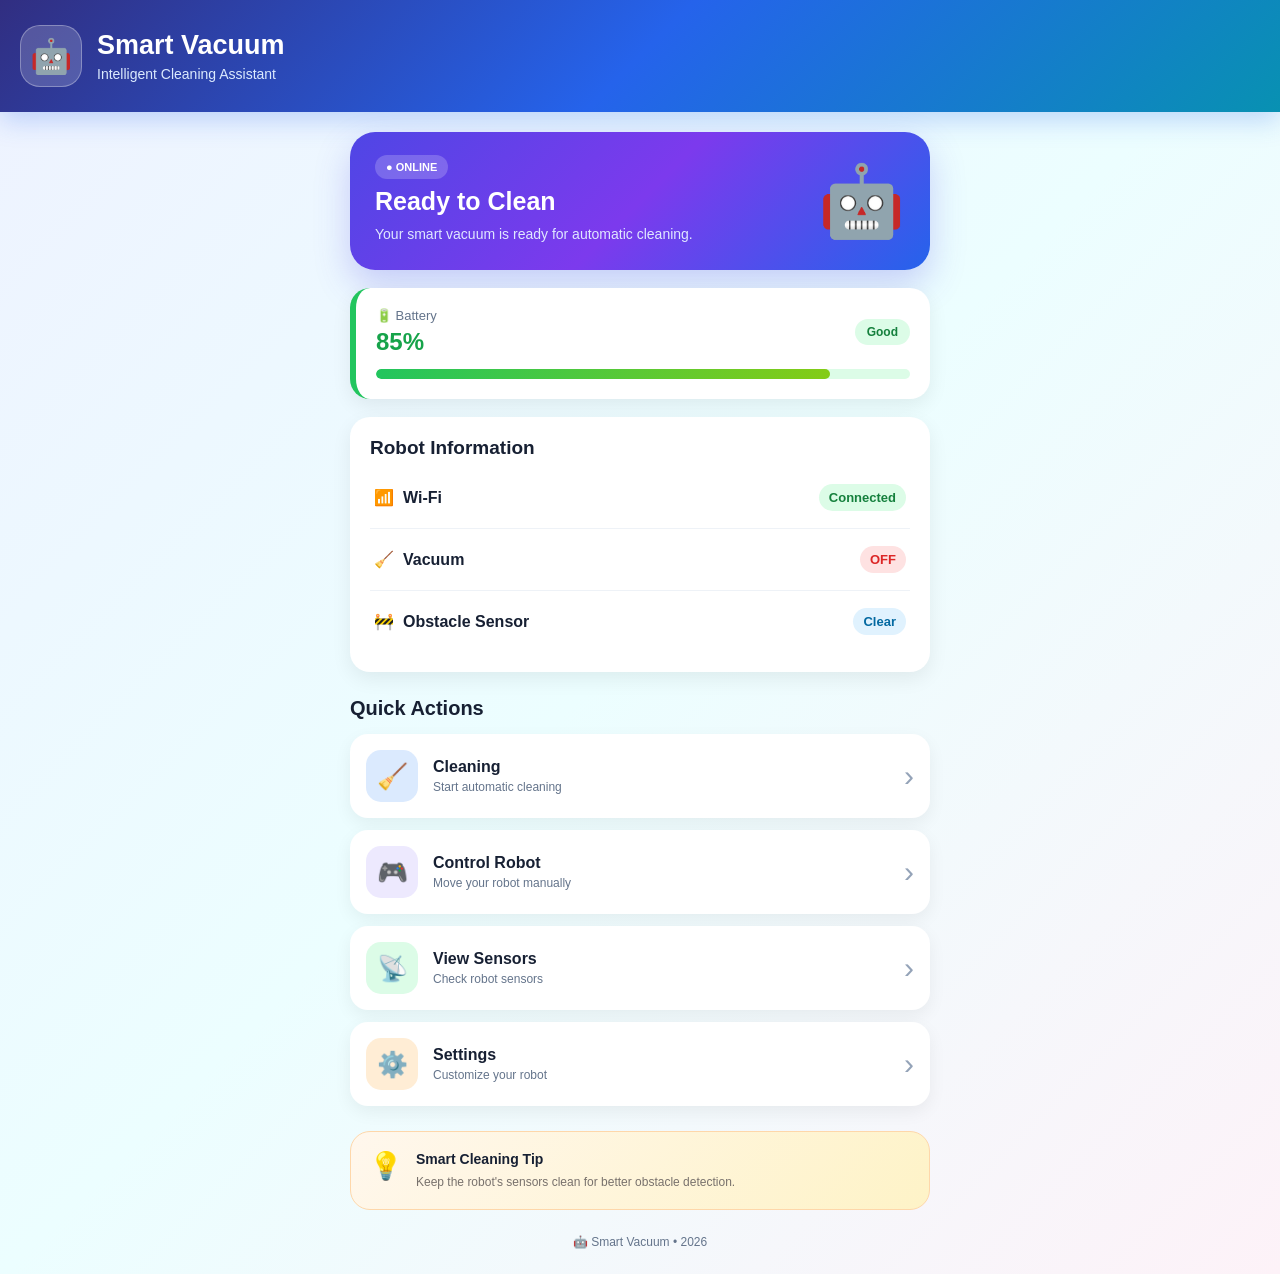
<file: index.html>
<!DOCTYPE html>
<html lang="en">

<head>
    <meta charset="UTF-8">
    <meta name="viewport" content="width=device-width, initial-scale=1.0">

    <title id="pageTitle">Smart Vacuum</title>

    <link rel="stylesheet" href="style.css">
</head>

<body>

<header class="app-header">

    <div class="robot-icon">🤖</div>

    <div>
        <h1 id="robotName">Smart Vacuum</h1>
        <p>Intelligent Cleaning Assistant</p>
    </div>

</header>


<main>

    <!-- Welcome -->

    <section class="welcome-card">

        <div>
            <span class="online-badge">● ONLINE</span>

            <h2>Ready to Clean</h2>

            <p>
                Your smart vacuum is ready for
                automatic cleaning.
            </p>
        </div>

        <div class="robot-display">
            🤖
        </div>

    </section>


    <!-- Battery -->

    <section class="battery-card">

        <div class="battery-top">

            <div>
                <span class="label">🔋 Battery</span>
                <strong id="battery">85%</strong>
            </div>

            <span class="battery-state">Good</span>

        </div>

        <div class="battery-bar">
            <div class="battery-fill"></div>
        </div>

    </section>


    <!-- Robot Information -->

    <section class="info-card">

        <h2>Robot Information</h2>

        <div class="info-line">

            <span>
                📶
                <b>Wi-Fi</b>
            </span>

            <strong class="connected">
                Connected
            </strong>

        </div>


        <div class="info-line">

            <span>
                🧹
                <b>Vacuum</b>
            </span>

            <strong id="vacuumStatus" class="off">
                OFF
            </strong>

        </div>


        <div class="info-line">

            <span>
                🚧
                <b>Obstacle Sensor</b>
            </span>

            <strong id="obstacleStatus" class="clear">
                Clear
            </strong>

        </div>

    </section>


    <!-- Quick Actions -->

    <section class="actions-section">

        <h2>Quick Actions</h2>


        <a href="cleaning.html" class="action-card blue">

            <div class="action-icon">🧹</div>

            <div>
                <strong>Cleaning</strong>
                <p>Start automatic cleaning</p>
            </div>

            <span class="arrow">›</span>

        </a>


        <a href="control.html" class="action-card purple">

            <div class="action-icon">🎮</div>

            <div>
                <strong>Control Robot</strong>
                <p>Move your robot manually</p>
            </div>

            <span class="arrow">›</span>

        </a>


        <a href="sensors.html" class="action-card green">

            <div class="action-icon">📡</div>

            <div>
                <strong>View Sensors</strong>
                <p>Check robot sensors</p>
            </div>

            <span class="arrow">›</span>

        </a>


        <a href="settings.html" class="action-card orange">

            <div class="action-icon">⚙️</div>

            <div>
                <strong>Settings</strong>
                <p>Customize your robot</p>
            </div>

            <span class="arrow">›</span>

        </a>

    </section>


    <!-- Smart Tip -->

    <section class="tip-card">

        <span>💡</span>

        <div>

            <strong>Smart Cleaning Tip</strong>

            <p>
                Keep the robot's sensors clean for
                better obstacle detection.
            </p>

        </div>

    </section>

</main>


<footer>

    🤖 Smart Vacuum • 2026

</footer>


<script>

    // ==========================
    // ROBOT NAME
    // ==========================

    const savedName = localStorage.getItem("robotName");

    if (savedName) {

        document.getElementById("robotName").textContent =
            savedName;

        document.getElementById("pageTitle").textContent =
            savedName;
    }


    // ==========================
    // VACUUM STATUS
    // ==========================

    const savedVacuum =
        localStorage.getItem("vacuumStatus");


    if (savedVacuum === "ON") {

        document.getElementById("vacuumStatus").textContent =
            "ON";

        document.getElementById("vacuumStatus").className =
            "on";

    } else {

        document.getElementById("vacuumStatus").textContent =
            "OFF";

        document.getElementById("vacuumStatus").className =
            "off";
    }

</script>

</body>

</html>
</file>
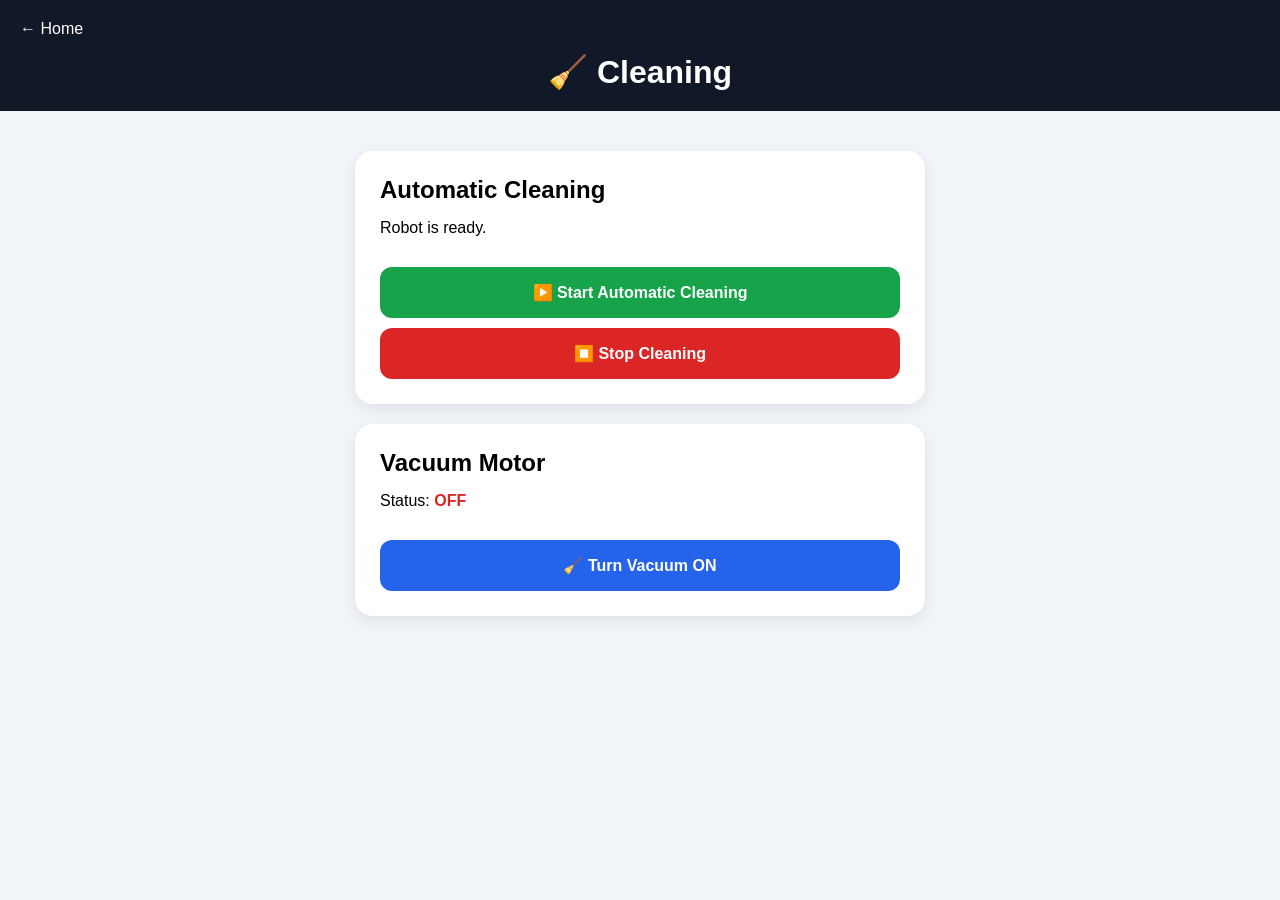
<file: cleaning.html>
<!DOCTYPE html>
<html lang="en">
<head>
    <meta charset="UTF-8">
    <meta name="viewport" content="width=device-width, initial-scale=1.0">
    <title>Cleaning</title>
    <link rel="stylesheet" href="cleaning.css">
</head>

<body>

<header>
    <a href="index.html">← Home</a>
    <h1>🧹 Cleaning</h1>
</header>

<main>

    <div class="clean-card">
        <h2>Automatic Cleaning</h2>

        <p id="cleanStatus">Robot is ready.</p>

        <button id="startBtn">▶️ Start Automatic Cleaning</button>

        <button id="stopBtn">⏹️ Stop Cleaning</button>
    </div>

    <div class="clean-card">
        <h2>Vacuum Motor</h2>

        <p>
            Status:
            <strong id="vacuumStatus">OFF</strong>
        </p>

        <button id="vacuumBtn">🧹 Turn Vacuum ON</button>
    </div>

</main>

<script src="cleaning.js"></script>

</body>
</html>
</file>
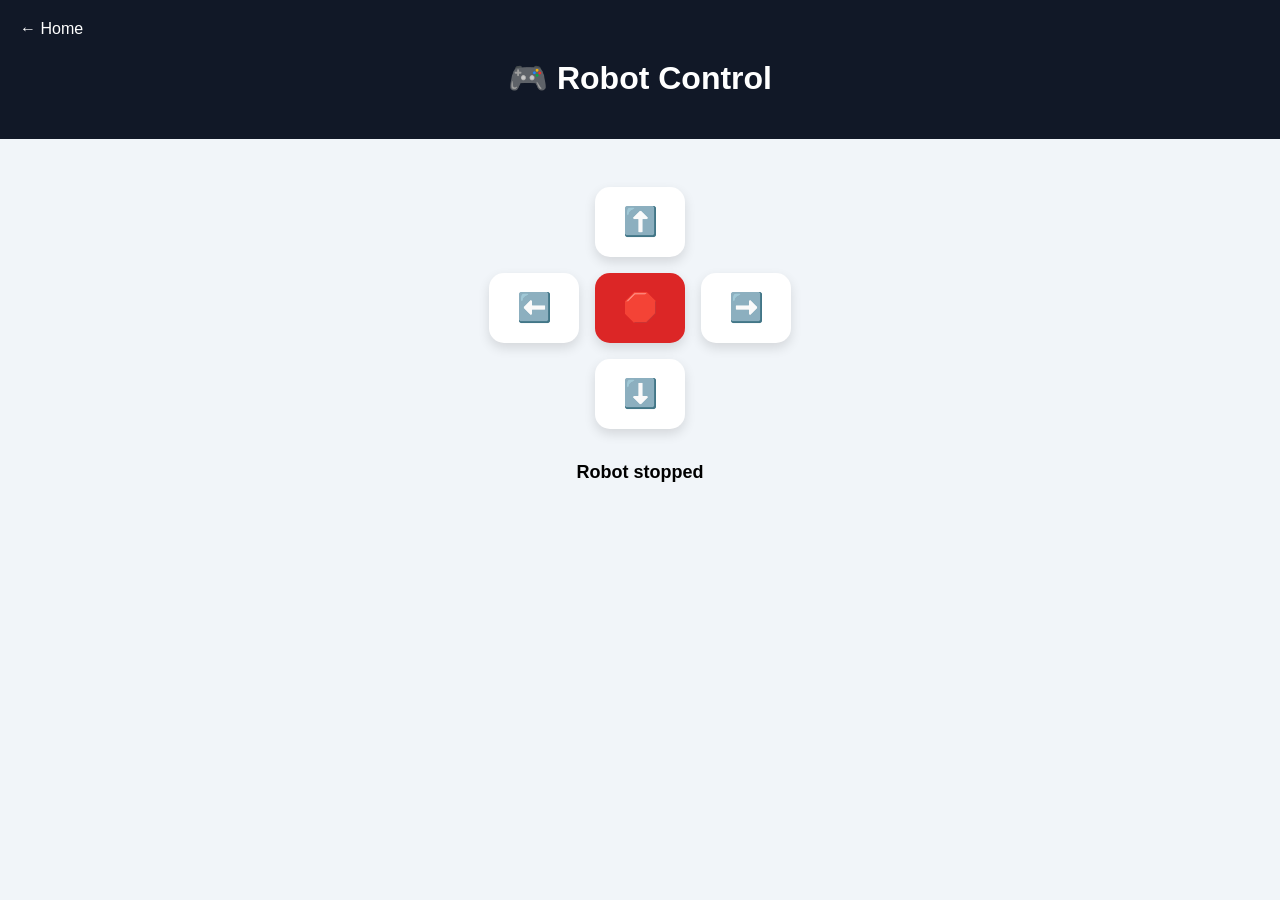
<file: control.html>
<!DOCTYPE html>
<html lang="en">
<head>
    <meta charset="UTF-8">
    <meta name="viewport" content="width=device-width, initial-scale=1.0">
    <title>Robot Control</title>
    <link rel="stylesheet" href="control.css">
</head>

<body>

<header>
    <a href="index.html">← Home</a>
    <h1>🎮 Robot Control</h1>
</header>

<main>

    <div class="control-panel">

        <button class="up" onclick="moveRobot('FORWARD')">⬆️</button>

        <div class="middle">
            <button onclick="moveRobot('LEFT')">⬅️</button>

            <button class="stop" onclick="moveRobot('STOP')">🛑</button>

            <button onclick="moveRobot('RIGHT')">➡️</button>
        </div>

        <button class="down" onclick="moveRobot('BACKWARD')">⬇️</button>

        <p id="direction">Robot stopped</p>

    </div>

</main>

<script src="control.js"></script>

</body>
</html>
</file>
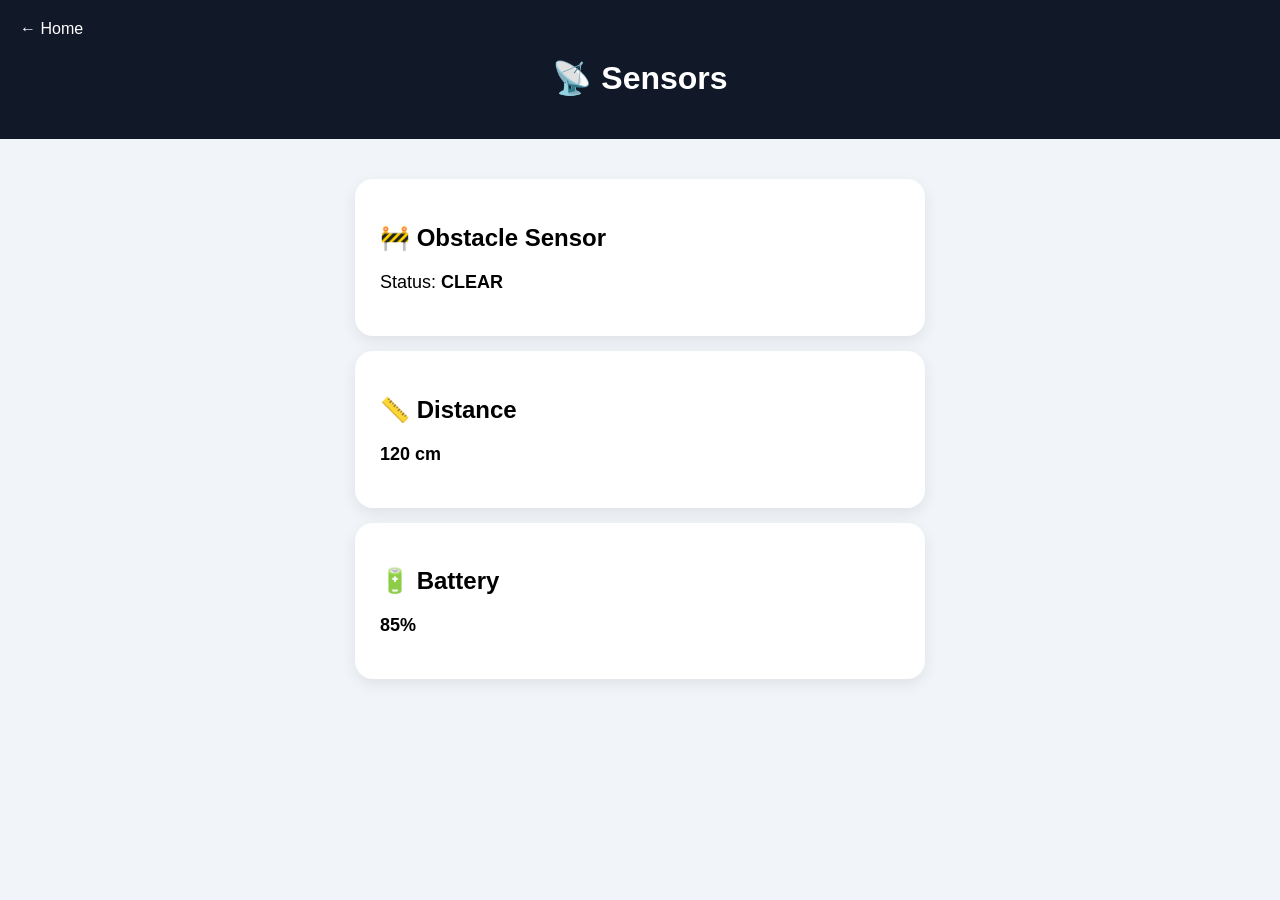
<file: sensors.html>
<!DOCTYPE html>
<html lang="en">
<head>
    <meta charset="UTF-8">
    <meta name="viewport" content="width=device-width, initial-scale=1.0">
    <title>Sensors</title>
    <link rel="stylesheet" href="sensors.css">
</head>

<body>

<header>
    <a href="index.html">← Home</a>
    <h1>📡 Sensors</h1>
</header>

<main>

    <div class="sensor-card">
        <h2>🚧 Obstacle Sensor</h2>
        <p>Status: <strong id="obstacle">CLEAR</strong></p>
    </div>

    <div class="sensor-card">
        <h2>📏 Distance</h2>
        <p><strong id="distance">120 cm</strong></p>
    </div>

    <div class="sensor-card">
        <h2>🔋 Battery</h2>
        <p><strong id="battery">85%</strong></p>
    </div>

</main>

<script src="sensors.js"></script>

</body>
</html>
</file>
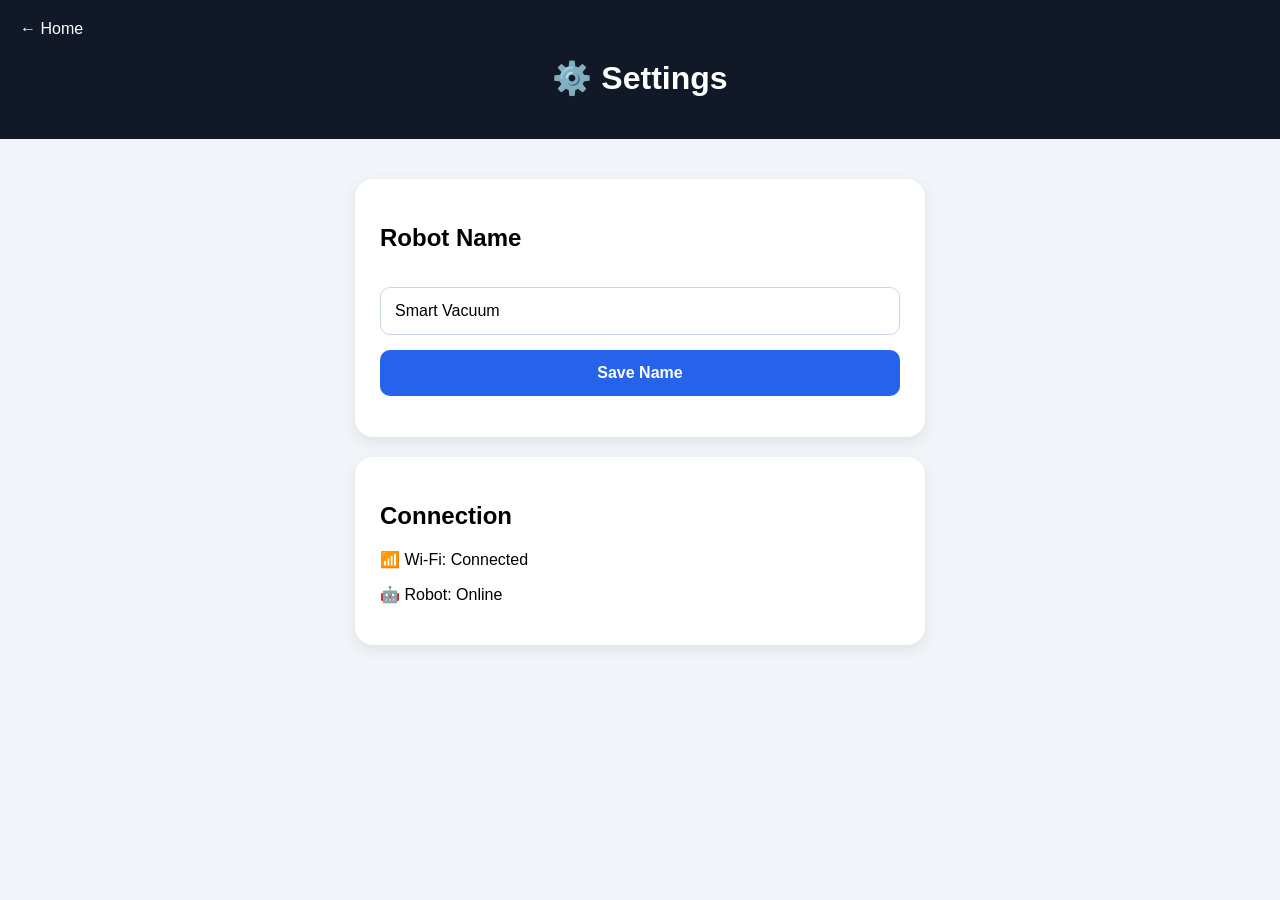
<file: settings.html>
<!DOCTYPE html>
<html lang="en">
<head>
    <meta charset="UTF-8">
    <meta name="viewport" content="width=device-width, initial-scale=1.0">
    <title>Settings</title>
    <link rel="stylesheet" href="settings.css">
</head>

<body>

<header>
    <a href="index.html">← Home</a>
    <h1>⚙️ Settings</h1>
</header>

<main>

    <div class="setting-card">

        <h2>Robot Name</h2>

        <input type="text" id="robotName" value="Smart Vacuum">

        <button onclick="saveName()">Save Name</button>

        <p id="message"></p>

    </div>

    <div class="setting-card">

        <h2>Connection</h2>

        <p>📶 Wi-Fi: Connected</p>

        <p>🤖 Robot: Online</p>

    </div>

</main>

<script src="settings.js"></script>

</body>
</html>
</file>
<file: style.css>
* {
    box-sizing: border-box;
    margin: 0;
    padding: 0;
}

body {
    font-family: Arial, sans-serif;

    background:
        linear-gradient(135deg, #eef2ff, #ecfeff, #fdf2f8);

    color: #172033;

    min-height: 100vh;
}


/* HEADER */

.app-header {

    background:
        linear-gradient(135deg, #312e81, #2563eb, #0891b2);

    color: white;

    padding: 25px 20px;

    display: flex;

    align-items: center;

    gap: 15px;

    box-shadow:
        0 8px 25px rgba(37, 99, 235, 0.25);
}


.robot-icon {

    width: 62px;
    height: 62px;

    background: rgba(255,255,255,0.18);

    border: 1px solid rgba(255,255,255,0.3);

    border-radius: 20px;

    display: flex;

    align-items: center;
    justify-content: center;

    font-size: 34px;
}


.app-header h1 {

    font-size: 27px;

    margin-bottom: 5px;
}


.app-header p {

    color: #dbeafe;

    font-size: 14px;
}


/* MAIN */

main {

    max-width: 620px;

    margin: auto;

    padding: 20px;
}


/* WELCOME CARD */

.welcome-card {

    background:
        linear-gradient(135deg, #4f46e5, #7c3aed, #2563eb);

    color: white;

    border-radius: 25px;

    padding: 25px;

    display: flex;

    align-items: center;

    justify-content: space-between;

    box-shadow:
        0 15px 35px rgba(79,70,229,0.25);

    margin-bottom: 18px;
}


.welcome-card h2 {

    font-size: 25px;

    margin: 12px 0 8px;
}


.welcome-card p {

    color: #e0e7ff;

    font-size: 14px;

    line-height: 1.5;
}


.online-badge {

    background: rgba(255,255,255,0.2);

    padding: 6px 11px;

    border-radius: 20px;

    font-size: 11px;

    font-weight: bold;
}


.robot-display {

    font-size: 70px;

    animation: floating 2.5s infinite ease-in-out;
}


@keyframes floating {

    0%,100% {
        transform: translateY(0);
    }

    50% {
        transform: translateY(-8px);
    }
}


/* BATTERY */

.battery-card {

    background: white;

    border-radius: 20px;

    padding: 20px;

    margin-bottom: 18px;

    box-shadow:
        0 7px 20px rgba(0,0,0,0.07);

    border-left: 6px solid #22c55e;
}


.battery-top {

    display: flex;

    justify-content: space-between;

    align-items: center;

    margin-bottom: 13px;
}


.label {

    display: block;

    color: #64748b;

    font-size: 13px;

    margin-bottom: 5px;
}


.battery-top strong {

    font-size: 24px;

    color: #16a34a;
}


.battery-state {

    background: #dcfce7;

    color: #15803d;

    padding: 6px 12px;

    border-radius: 20px;

    font-size: 12px;

    font-weight: bold;
}


.battery-bar {

    height: 10px;

    background: #dcfce7;

    border-radius: 20px;

    overflow: hidden;
}


.battery-fill {

    width: 85%;

    height: 100%;

    background:
        linear-gradient(90deg, #22c55e, #84cc16);

    border-radius: 20px;
}


/* ROBOT INFORMATION */

.info-card {

    background: white;

    border-radius: 20px;

    padding: 20px;

    margin-bottom: 25px;

    box-shadow:
        0 7px 20px rgba(0,0,0,0.07);
}


.info-card h2 {

    font-size: 19px;

    margin-bottom: 8px;
}


.info-line {

    display: flex;

    justify-content: space-between;

    align-items: center;

    padding: 17px 4px;

    border-bottom: 1px solid #eef2f7;
}


.info-line:last-child {

    border-bottom: none;
}


.info-line span {

    display: flex;

    align-items: center;

    gap: 9px;
}


.info-line strong {

    font-size: 13px;

    padding: 6px 10px;

    border-radius: 20px;
}


.connected {

    color: #15803d;

    background: #dcfce7;
}


.off {

    color: #dc2626;

    background: #fee2e2;
}


.clear {

    color: #0369a1;

    background: #e0f2fe;
}


/* ACTIONS */

.actions-section h2 {

    font-size: 20px;

    margin-bottom: 14px;
}


.action-card {

    text-decoration: none;

    color: #172033;

    background: white;

    display: flex;

    align-items: center;

    gap: 15px;

    padding: 16px;

    margin-bottom: 12px;

    border-radius: 18px;

    box-shadow:
        0 6px 18px rgba(0,0,0,0.06);

    transition: 0.2s;
}


.action-card:hover {

    transform: translateX(5px);

    box-shadow:
        0 10px 25px rgba(0,0,0,0.1);
}


.action-icon {

    min-width: 52px;

    height: 52px;

    border-radius: 15px;

    display: flex;

    align-items: center;

    justify-content: center;

    font-size: 25px;
}


.action-card strong {

    font-size: 16px;
}


.action-card p {

    color: #64748b;

    font-size: 12px;

    margin-top: 4px;
}


.arrow {

    margin-left: auto;

    font-size: 30px;

    color: #94a3b8;
}


/* ACTION COLORS */

.blue .action-icon {

    background: #dbeafe;
}

.purple .action-icon {

    background: #ede9fe;
}

.green .action-icon {

    background: #dcfce7;
}

.orange .action-icon {

    background: #ffedd5;
}


/* TIP */

.tip-card {

    background:
        linear-gradient(135deg, #fff7ed, #fef3c7);

    border: 1px solid #fed7aa;

    padding: 18px;

    border-radius: 20px;

    display: flex;

    gap: 13px;

    margin-top: 25px;
}


.tip-card > span {

    font-size: 27px;
}


.tip-card strong {

    font-size: 14px;
}


.tip-card p {

    color: #78716c;

    font-size: 12px;

    line-height: 1.5;

    margin-top: 5px;
}


/* FOOTER */

footer {

    text-align: center;

    color: #64748b;

    font-size: 12px;

    padding: 5px 20px 25px;
}


/* MOBILE */

@media (max-width: 500px) {

    main {
        padding: 15px;
    }

    .app-header {
        padding: 20px 15px;
    }

    .app-header h1 {
        font-size: 23px;
    }

    .welcome-card {
        padding: 20px;
    }

    .welcome-card h2 {
        font-size: 21px;
    }

    .robot-display {
        font-size: 55px;
    }

}
on {
    color: #15803d;
    background: #dcfce7;
}
</file>
<file: cleaning.css>
* {
    box-sizing: border-box;
    margin: 0;
    padding: 0;
}

body {
    font-family: Arial, sans-serif;
    background: #f1f5f9;
}

header {
    background: #111827;
    color: white;
    padding: 20px;
    text-align: center;
}

header a {
    color: white;
    text-decoration: none;
    display: block;
    text-align: left;
    margin-bottom: 15px;
}

main {
    max-width: 600px;
    margin: 25px auto;
    padding: 15px;
}

.clean-card {
    background: white;
    padding: 25px;
    margin-bottom: 20px;
    border-radius: 18px;
    box-shadow: 0 5px 15px rgba(0,0,0,0.08);
}

.clean-card h2 {
    margin-bottom: 15px;
}

.clean-card p {
    margin-bottom: 20px;
}

button {
    width: 100%;
    padding: 16px;
    margin-top: 10px;
    border: none;
    border-radius: 12px;
    font-size: 16px;
    font-weight: bold;
    cursor: pointer;
}

#startBtn {
    background: #16a34a;
    color: white;
}

#stopBtn {
    background: #dc2626;
    color: white;
}

#vacuumBtn {
    background: #2563eb;
    color: white;
}
</file>
<file: control.css>
* {
    box-sizing: border-box;
}

body {
    margin: 0;
    font-family: Arial, sans-serif;
    background: #f1f5f9;
}

header {
    background: #111827;
    color: white;
    padding: 20px;
    text-align: center;
}

header a {
    color: white;
    text-decoration: none;
    display: block;
    text-align: left;
    margin-bottom: 15px;
}

.control-panel {
    max-width: 500px;
    margin: 40px auto;
    text-align: center;
}

button {
    width: 90px;
    height: 70px;
    margin: 8px;
    border: none;
    border-radius: 15px;
    background: white;
    font-size: 28px;
    box-shadow: 0 5px 12px rgba(0,0,0,0.12);
    cursor: pointer;
}

.middle {
    display: flex;
    justify-content: center;
    align-items: center;
}

.stop {
    background: #dc2626;
    color: white;
}

#direction {
    margin-top: 25px;
    font-weight: bold;
    font-size: 18px;
}
</file>
<file: sensors.css>
* {
    box-sizing: border-box;
}

body {
    margin: 0;
    font-family: Arial, sans-serif;
    background: #f1f5f9;
}

header {
    background: #111827;
    color: white;
    padding: 20px;
    text-align: center;
}

header a {
    color: white;
    text-decoration: none;
    display: block;
    text-align: left;
    margin-bottom: 15px;
}

main {
    max-width: 600px;
    margin: 25px auto;
    padding: 15px;
}

.sensor-card {
    background: white;
    padding: 25px;
    margin-bottom: 15px;
    border-radius: 18px;
    box-shadow: 0 5px 15px rgba(0,0,0,0.08);
}

.sensor-card p {
    font-size: 18px;
}
</file>
<file: settings.css>
* {
    box-sizing: border-box;
}

body {
    margin: 0;
    font-family: Arial, sans-serif;
    background: #f1f5f9;
}

header {
    background: #111827;
    color: white;
    padding: 20px;
    text-align: center;
}

header a {
    color: white;
    text-decoration: none;
    display: block;
    text-align: left;
    margin-bottom: 15px;
}

main {
    max-width: 600px;
    margin: 25px auto;
    padding: 15px;
}

.setting-card {
    background: white;
    padding: 25px;
    margin-bottom: 20px;
    border-radius: 18px;
    box-shadow: 0 5px 15px rgba(0,0,0,0.08);
}

input {
    width: 100%;
    padding: 14px;
    margin: 15px 0;
    border: 1px solid #cbd5e1;
    border-radius: 10px;
    font-size: 16px;
}

button {
    width: 100%;
    padding: 14px;
    border: none;
    border-radius: 10px;
    background: #2563eb;
    color: white;
    font-size: 16px;
    font-weight: bold;
}
</file>
